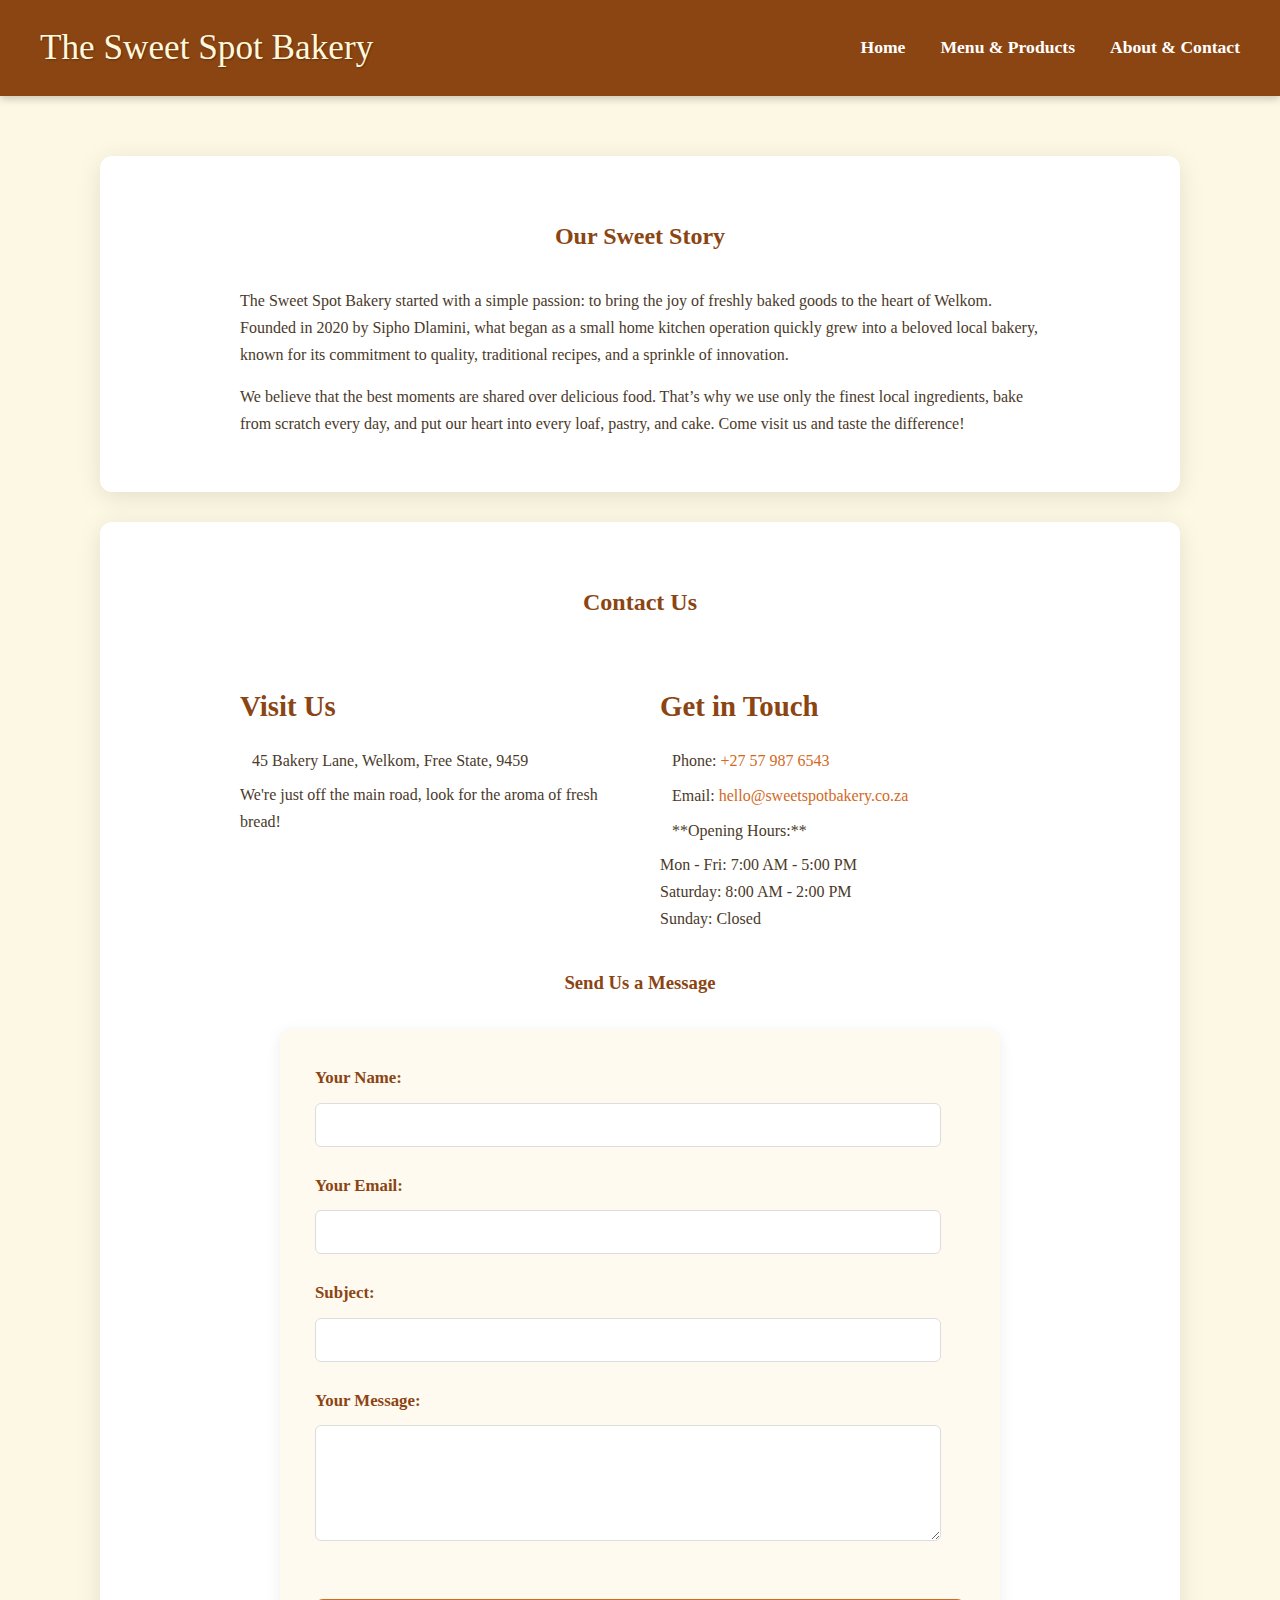
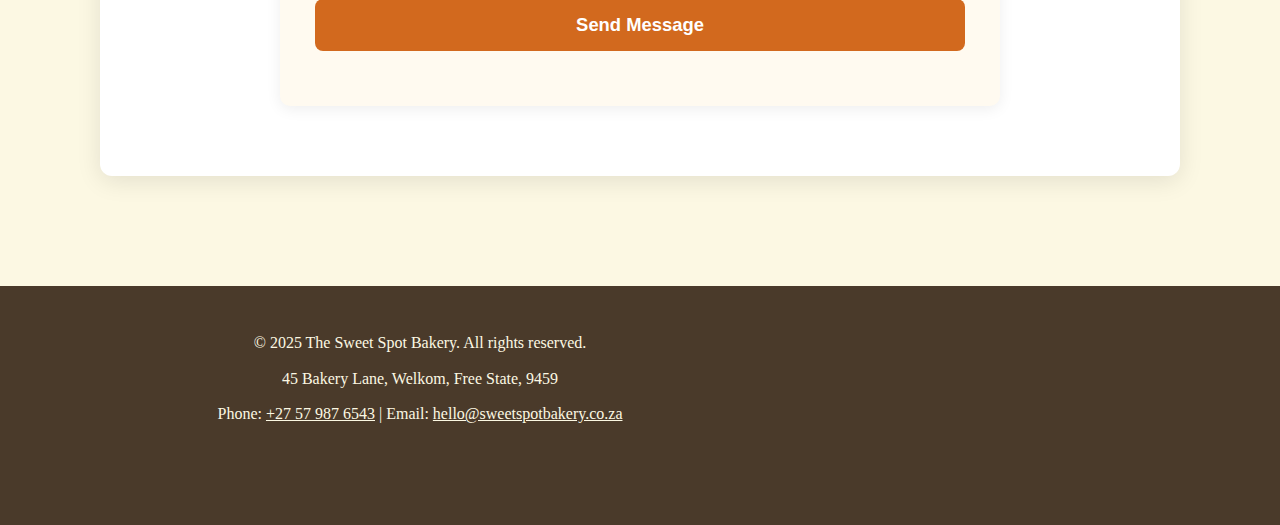
<file: The sweet spot/about.html>
<!DOCTYPE html>
<html lang="en">
<head>
    <meta charset="UTF-8">
    <meta name="viewport" content="width=device-width, initial-scale=1.0">
    <title>About Us & Contact - The Sweet Spot Bakery</title>
    <link rel="stylesheet" href="style.css">
</head>
<body>
    <header>
        <nav>
            <div class="logo">The Sweet Spot Bakery</div>
            <ul>
                <li><a href="index.html">Home</a></li>
                <li><a href="menu.html">Menu & Products</a></li>
                <li><a href="about.html">About & Contact</a></li>
            </ul>
        </nav>
    </header>

    <main>
        <section id="our-story">
            <h2>Our Sweet Story</h2>
            <p>The Sweet Spot Bakery started with a simple passion: to bring the joy of freshly baked goods to the heart of Welkom. Founded in 2020 by Sipho Dlamini, what began as a small home kitchen operation quickly grew into a beloved local bakery, known for its commitment to quality, traditional recipes, and a sprinkle of innovation.</p>
            <p>We believe that the best moments are shared over delicious food. That’s why we use only the finest local ingredients, bake from scratch every day, and put our heart into every loaf, pastry, and cake. Come visit us and taste the difference!</p>
        </section>

        <section id="contact-details">
            <h2>Contact Us</h2>
            <div class="contact-info-grid">
                <div>
                    <h3>Visit Us</h3>
                    <p><i class="fas fa-map-marker-alt"></i> 45 Bakery Lane, Welkom, Free State, 9459</p>
                    <p>We're just off the main road, look for the aroma of fresh bread!</p>
                     </div>
                <div>
                    <h3>Get in Touch</h3>
                    <p><i class="fas fa-phone"></i> Phone: <a href="tel:+27579876543">+27 57 987 6543</a></p>
                    <p><i class="fas fa-envelope"></i> Email: <a href="mailto:hello@sweetspotbakery.co.za">hello@sweetspotbakery.co.za</a></p>
                    <p><i class="fas fa-clock"></i> **Opening Hours:**</p>
                    <ul>
                        <li>Mon - Fri: 7:00 AM - 5:00 PM</li>
                        <li>Saturday: 8:00 AM - 2:00 PM</li>
                        <li>Sunday: Closed</li>
                    </ul>
                </div>
            </div>

            <h3>Send Us a Message</h3>
            <form id="contact-form">
                <label for="name">Your Name:</label>
                <input type="text" id="name" name="name" required>

                <label for="email">Your Email:</label>
                <input type="email" id="email" name="email" required>

                <label for="subject">Subject:</label>
                <input type="text" id="subject" name="subject">

                <label for="message">Your Message:</label>
                <textarea id="message" name="message" rows="6" required></textarea>

                <button type="submit" class="button">Send Message</button>
                <p id="form-status"></p>
            </form>
        </section>
    </main>

    <footer>
        <p>&copy; 2025 The Sweet Spot Bakery. All rights reserved.</p>
        <p>45 Bakery Lane, Welkom, Free State, 9459</p>
        <p>Phone: <a href="tel:+27579876543">+27 57 987 6543</a> | Email: <a href="mailto:hello@sweetspotbakery.co.za">hello@sweetspotbakery.co.za</a></p>
        <div class="social-icons">
            <a href="https://facebook.com/yoursweetspotbakery" target="_blank"><i class="fab fa-facebook-f"></i></a>
            <a href="https://instagram.com/yoursweetspotbakery" target="_blank"><i class="fab fa-instagram"></i></a>
        </div>
    </footer>

    <script src="contact.js"></script>
</body>
</html>
</file>
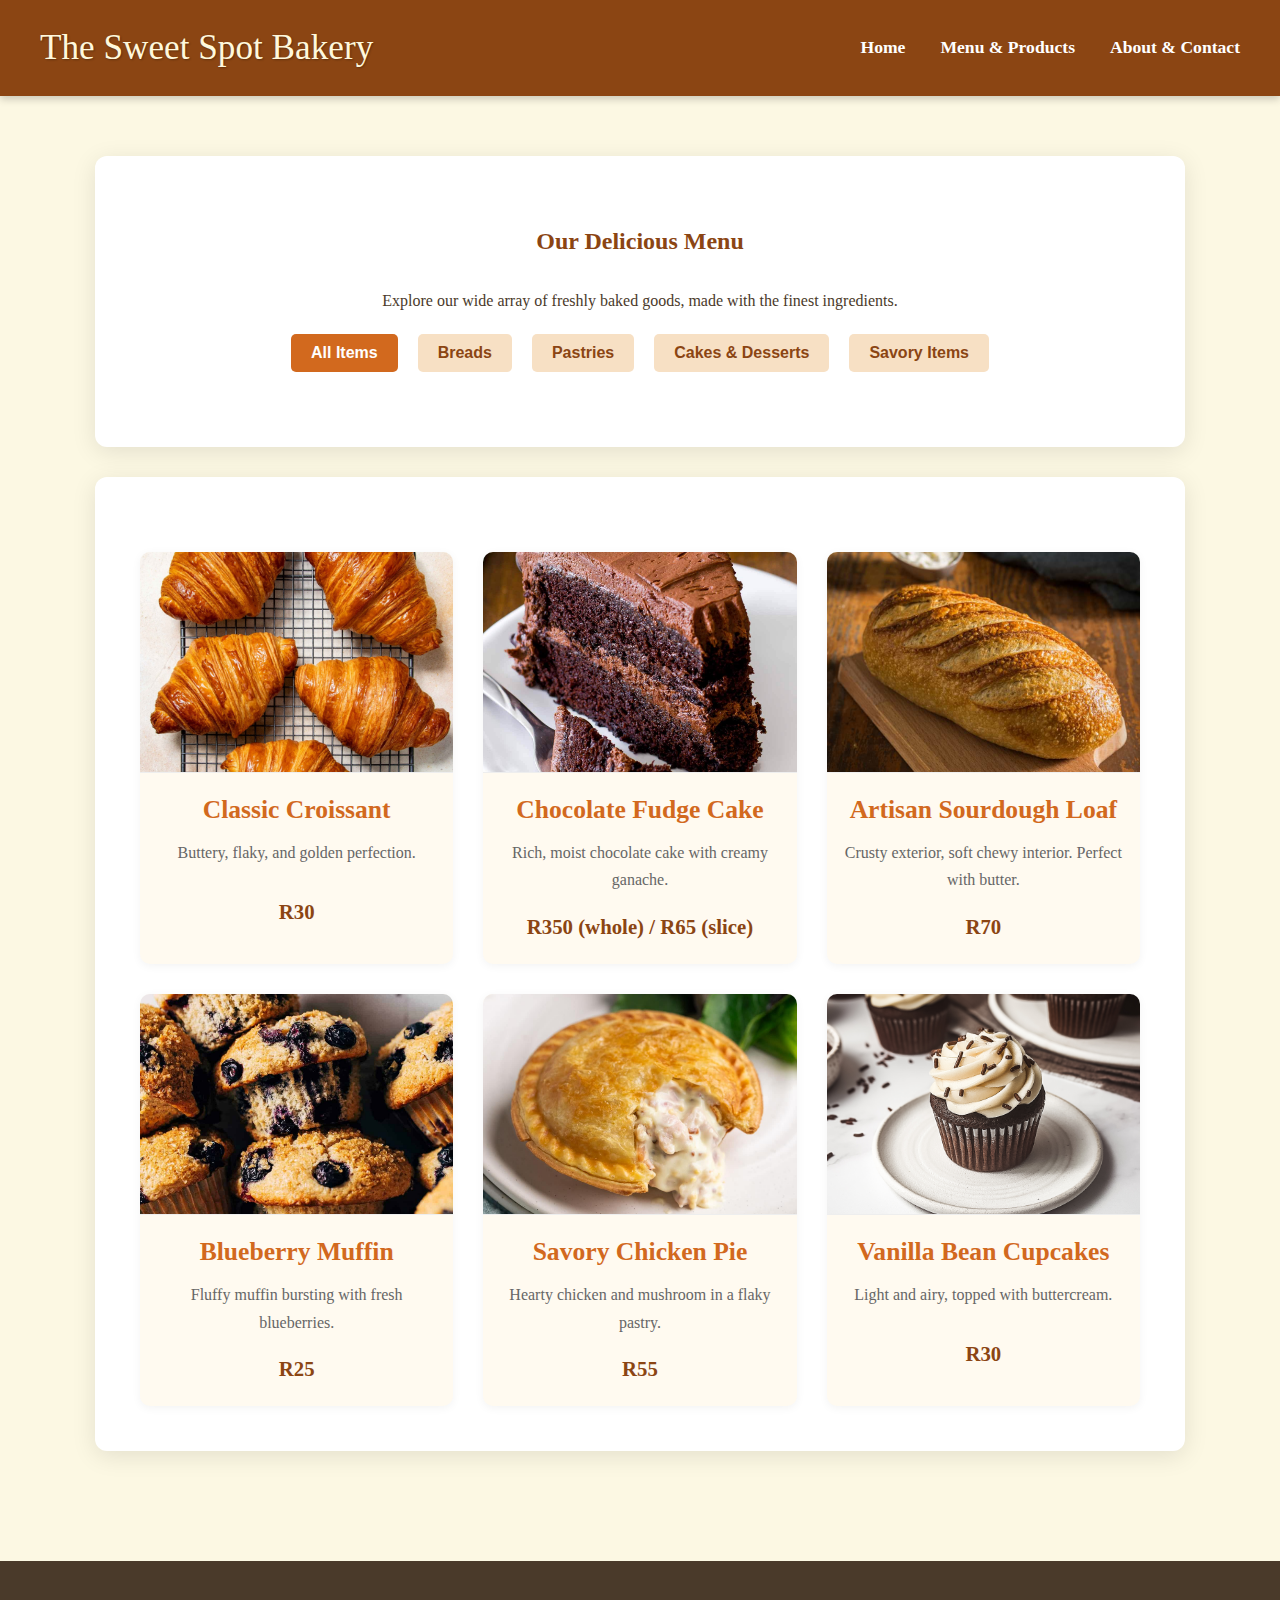
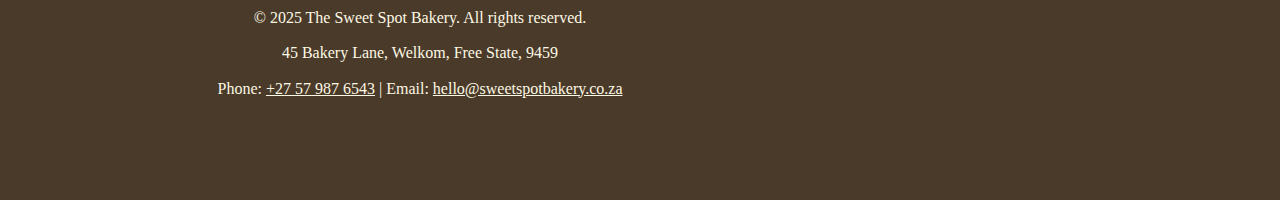
<file: The sweet spot/menu.html>
<!DOCTYPE html>
<html lang="en">
<head>
    <meta charset="UTF-8">
    <meta name="viewport" content="width=device-width, initial-scale=1.0">
    <title>Our Menu - The Sweet Spot Bakery</title>
    <link rel="stylesheet" href="style.css">
</head>
<body>
    <header>
        <nav>
            <div class="logo">The Sweet Spot Bakery</div>
            <ul>
                <li><a href="index.html">Home</a></li>
                <li><a href="menu.html">Menu & Products</a></li>
                <li><a href="about.html">About & Contact</a></li>
            </ul>
        </nav>
    </header>

    <main>
        <section id="menu-header">
            <h2>Our Delicious Menu</h2>
            <p>Explore our wide array of freshly baked goods, made with the finest ingredients.</p>
            <div class="menu-categories">
                <button class="category-button active" data-category="all">All Items</button>
                <button class="category-button" data-category="breads">Breads</button>
                <button class="category-button" data-category="pastries">Pastries</button>
                <button class="category-button" data-category="cakes">Cakes & Desserts</button>
                <button class="category-button" data-category="savory">Savory Items</button>
            </div>
        </section>

        <section id="menu-items">
            <div class="menu-grid">
                <div class="menu-card" data-category="pastries">
                    <img src="images/croissants_recept-scaled.jpg" alt="Croissant">
                    <h3>Classic Croissant</h3>
                    <p class="description">Buttery, flaky, and golden perfection.</p>
                    <span class="price">R30</span>
                </div>
                <div class="menu-card" data-category="cakes">
                    <img src="images/triple-chocolate-cake-4.jpg" alt="Chocolate Cake">
                    <h3>Chocolate Fudge Cake</h3>
                    <p class="description">Rich, moist chocolate cake with creamy ganache.</p>
                    <span class="price">R350 (whole) / R65 (slice)</span>
                </div>
                <div class="menu-card" data-category="breads">
                    <img src="images/588f2b19-6a23-4643-a59e-8335def06f79.jpg" alt="Sourdough Bread">
                    <h3>Artisan Sourdough Loaf</h3>
                    <p class="description">Crusty exterior, soft chewy interior. Perfect with butter.</p>
                    <span class="price">R70</span>
                </div>
                 <div class="menu-card" data-category="pastries">
                    <img src="images/blueberry-muffins.jpg" alt="Blueberry Muffin">
                    <h3>Blueberry Muffin</h3>
                    <p class="description">Fluffy muffin bursting with fresh blueberries.</p>
                    <span class="price">R25</span>
                </div>
                <div class="menu-card" data-category="savory">
                    <img src="images/chicken-pie-recipe.jpg" alt="Chicken Pie">
                    <h3>Savory Chicken Pie</h3>
                    <p class="description">Hearty chicken and mushroom in a flaky pastry.</p>
                    <span class="price">R55</span>
                </div>
                 <div class="menu-card" data-category="cakes">
                    <img src="images/IMG_4100-2-1.jpg" alt="Chocolate Cupcakes">
                    <h3>Vanilla Bean Cupcakes</h3>
                    <p class="description">Light and airy, topped with  buttercream.</p>
                    <span class="price">R30</span>
                </div>
            </div>
        </section>
    </main>

    <footer>
        <p>&copy; 2025 The Sweet Spot Bakery. All rights reserved.</p>
        <p>45 Bakery Lane, Welkom, Free State, 9459</p>
        <p>Phone: <a href="tel:+27579876543">+27 57 987 6543</a> | Email: <a href="mailto:hello@sweetspotbakery.co.za">hello@sweetspotbakery.co.za</a></p>
        <div class="social-icons">
            <a href="https://facebook.com/yoursweetspotbakery" target="_blank"><i class="fab fa-facebook-f"></i></a>
            <a href="https://instagram.com/yoursweetspotbakery" target="_blank"><i class="fab fa-instagram"></i></a>
        </div>
    </footer>

    <script src="menu.js"></script>
</body>
</html>
</file>
<file: The sweet spot/style.css>
/* General Body & Typography */
body {
    font-family: 'Georgia', serif; /* A classic, warm font */
    margin: 0;
    padding: 0;
    background-color: #fcf8e3; /* Light cream background */
    color: #4a3a2a; /* Dark brown text */
    line-height: 1.7;
}

h1, h2, h3 {
    font-family: 'Playfair Display', serif; /* Elegant heading font */
    color: #8b4513; /* Saddle brown for headings */
    text-align: center;
    margin-bottom: 25px;
}

p {
    text-align: center;
    max-width: 800px;
    margin: 0 auto 20px auto;
}

a {
    color: #d2691e; /* Chocolate orange for links */
    text-decoration: none;
    transition: color 0.3s ease;
}

a:hover {
    color: #ff8c00; /* Dark Orange on hover */
}

/* Header & Navigation */
header {
    background-color: #8b4513; /* Saddle brown header */
    color: white;
    padding: 18px 0;
    box-shadow: 0 3px 8px rgba(0, 0, 0, 0.2);
}

nav {
    display: flex;
    justify-content: space-between;
    align-items: center;
    max-width: 1200px;
    margin: 0 auto;
    padding: 0 25px;
}

.logo {
    font-family: 'Pacifico', cursive; /* A script font for the logo */
    font-size: 2.2em;
    font-weight: normal;
    color: #fff8dc; /* Cornsilk for logo */
    text-shadow: 1px 1px 2px rgba(0,0,0,0.3);
}

nav ul {
    list-style: none;
    margin: 0;
    padding: 0;
    display: flex;
}

nav ul li {
    margin-left: 35px;
}

nav ul li a {
    color: white;
    font-weight: bold;
    font-size: 1.1em;
    padding: 5px 0;
    position: relative;
}

nav ul li a::after {
    content: '';
    position: absolute;
    width: 0;
    height: 2px;
    display: block;
    margin-top: 5px;
    right: 0;
    background: #fff8dc;
    transition: width 0.3s ease;
}

nav ul li a:hover::after {
    width: 100%;
    left: 0;
    background: #fff8dc;
}

/* Main Content Sections */
main {
    padding: 30px 0;
}

section {
    background-color: #ffffff;
    margin: 30px auto;
    padding: 45px;
    border-radius: 12px;
    box-shadow: 0 5px 25px rgba(0, 0, 0, 0.1);
    max-width: 1000px;
}

/* Buttons */
.button {
    display: inline-block;
    background-color: #d2691e; /* Chocolate orange */
    color: white;
    padding: 15px 35px;
    text-decoration: none;
    border-radius: 8px;
    transition: background-color 0.3s ease, transform 0.2s ease;
    margin-top: 25px;
    border: none;
    cursor: pointer;
    font-size: 1.15em;
    font-weight: bold;
}

.button:hover {
    background-color: #ff8c00; /* Dark Orange */
    transform: translateY(-3px);
}

.text-center {
    text-align: center;
}

/* Hero Section */
#hero {
    background: url('../images/bakery_hero.jpg') no-repeat center center/cover;
    color: white;
    text-align: center;
    padding: 120px 20px;
    height: 500px;
    display: flex;
    align-items: center;
    justify-content: center;
    position: relative;
    z-index: 1;
}

#hero::before {
    content: '';
    position: absolute;
    top: 0;
    left: 0;
    right: 0;
    bottom: 0;
    background: rgba(0, 0, 0, 0.45); /* Darker overlay for readability */
    z-index: -1;
}

.hero-content h1 {
    font-size: 4em;
    margin-bottom: 20px;
    color: white;
    text-shadow: 3px 3px 5px rgba(0,0,0,0.8);
}

.hero-content p {
    font-size: 1.5em;
    margin-bottom: 40px;
    color: #fff8dc;
    text-shadow: 1px 1px 3px rgba(0,0,0,0.6);
}

/* Product Carousel */
#bestsellers {
    position: relative;
    overflow: hidden;
}

.product-carousel {
    display: flex;
    transition: transform 0.6s ease-in-out;
    width: fit-content; /* Allows all items to be in a row */
}

.carousel-item {
    flex: 0 0 33.33%; /* Show 3 items per slide on larger screens */
    min-width: 300px; /* Minimum width for each item */
    box-sizing: border-box; /* Include padding in width */
    text-align: center;
    padding: 20px;
}

.carousel-item img {
    width: 100%;
    max-width: 280px; /* Constrain image size */
    height: 250px;
    object-fit: cover;
    border-radius: 8px;
    box-shadow: 0 2px 10px rgba(0,0,0,0.1);
    margin-bottom: 15px;
}

.carousel-item h3 {
    font-size: 1.8em;
    color: #d2691e;
    margin-bottom: 10px;
}

.carousel-item p {
    font-size: 1.1em;
    color: #555;
    margin-bottom: 15px;
}

.carousel-prev,
.carousel-next {
    position: absolute;
    top: 50%;
    transform: translateY(-50%);
    background-color: rgba(139, 69, 19, 0.7); /* Saddle brown with transparency */
    color: white;
    border: none;
    padding: 12px 18px;
    cursor: pointer;
    font-size: 1.8em;
    border-radius: 50%; /* Circular buttons */
    transition: background-color 0.3s ease;
    z-index: 10;
}

.carousel-prev:hover,
.carousel-next:hover {
    background-color: #8b4513;
}

.carousel-prev {
    left: 10px;
}

.carousel-next {
    right: 10px;
}

/* Daily Special */
#daily-special {
    background-color: #fffaf0; /* Slightly lighter background */
    text-align: center;
    padding: 50px;
}

.special-card {
    max-width: 600px;
    margin: 0 auto;
    padding: 30px;
    background-color: #ffffff;
    border-radius: 10px;
    box-shadow: 0 3px 15px rgba(0, 0, 0, 0.08);
}

.special-card img {
    width: 100%;
    max-width: 400px;
    height: 280px;
    object-fit: cover;
    border-radius: 8px;
    margin-bottom: 20px;
}

.special-card h3 {
    color: #d2691e;
    font-size: 2.2em;
    margin-bottom: 15px;
}

.special-card p {
    font-size: 1.2em;
    color: #555;
    margin-bottom: 20px;
}

.special-card .price {
    font-size: 1.8em;
    font-weight: bold;
    color: #8b4513;
}


/* Menu & Products Page */
.menu-categories {
    text-align: center;
    margin-bottom: 30px;
}

.category-button {
    background-color: #f7e0c4; /* Light brown button */
    color: #8b4513;
    border: none;
    padding: 10px 20px;
    margin: 0 8px;
    border-radius: 5px;
    cursor: pointer;
    font-size: 1em;
    font-weight: bold;
    transition: background-color 0.3s ease, color 0.3s ease;
}

.category-button:hover,
.category-button.active {
    background-color: #d2691e;
    color: white;
}

.menu-grid {
    display: grid;
    grid-template-columns: repeat(auto-fit, minmax(280px, 1fr));
    gap: 30px;
    margin-top: 30px;
    justify-content: center;
}

.menu-card {
    background-color: #fffaf0; /* Slightly off-white for cards */
    border-radius: 10px;
    overflow: hidden;
    text-align: center;
    padding-bottom: 20px;
    box-shadow: 0 2px 10px rgba(0, 0, 0, 0.05);
    transition: transform 0.2s ease-in-out;
}

.menu-card:hover {
    transform: translateY(-5px);
}

.menu-card img {
    width: 100%;
    height: 220px;
    object-fit: cover;
    display: block;
    border-bottom: 1px solid #eee;
}

.menu-card h3 {
    color: #d2691e;
    margin: 15px 0 8px;
    font-size: 1.6em;
}

.menu-card .description {
    font-size: 1em;
    color: #666;
    margin-bottom: 15px;
    padding: 0 15px;
    min-height: 40px; /* Ensure consistent height for description */
}

.menu-card .price {
    font-weight: bold;
    color: #8b4513;
    font-size: 1.3em;
    display: block; /* Make price a block to center it */
    margin-top: 10px;
}


/* About Us & Contact Page */
#our-story, #contact-details {
    padding: 40px;
}

#our-story p {
    text-align: left; /* Adjust text alignment for story paragraphs */
    margin-bottom: 15px;
}

#our-story h2, #contact-details h2 {
    margin-bottom: 30px;
}

.contact-info-grid {
    display: grid;
    grid-template-columns: 1fr 1fr;
    gap: 40px;
    max-width: 800px;
    margin: 30px auto;
    text-align: left;
}

.contact-info-grid div p,
.contact-info-grid div ul {
    text-align: left;
    margin: 5px 0;
    max-width: none;
}

.contact-info-grid div i {
    color: #d2691e;
    margin-right: 12px;
    font-size: 1.1em;
}

.contact-info-grid h3 {
    text-align: left;
    color: #8b4513;
    margin-bottom: 15px;
    font-size: 1.8em;
}

.contact-info-grid ul {
    list-style: none;
    padding-left: 0;
}

.map-container {
    margin-top: 25px;
    border-radius: 10px;
    overflow: hidden;
    box-shadow: 0 2px 10px rgba(0, 0, 0, 0.1);
}

/* Contact Form */
#contact-form {
    max-width: 650px;
    margin: 30px auto;
    background-color: #fffaf0;
    padding: 35px;
    border-radius: 10px;
    box-shadow: 0 3px 15px rgba(0, 0, 0, 0.07);
    text-align: left;
}

#contact-form label {
    display: block;
    margin-bottom: 10px;
    font-weight: bold;
    color: #8b4513;
    font-size: 1.05em;
}

#contact-form input[type="text"],
#contact-form input[type="email"],
#contact-form input[type="subject"],
#contact-form textarea {
    width: calc(100% - 24px); /* Adjust for padding/border */
    padding: 12px;
    margin-bottom: 25px;
    border: 1px solid #ddd;
    border-radius: 6px;
    font-size: 1em;
    background-color: #fff;
    box-sizing: border-box;
}

#contact-form textarea {
    resize: vertical;
}

#contact-form button[type="submit"] {
    width: 100%;
}

#form-status {
    text-align: center;
    margin-top: 20px;
    font-weight: bold;
    font-size: 1.1em;
}

/* Footer */
footer {
    background-color: #4a3a2a; /* Dark brown footer */
    color: white;
    text-align: center;
    padding: 35px 20px;
    margin-top: 50px;
}

footer p {
    margin: 8px 0;
    color: #fcf8e3;
}

footer a {
    color: #fcf8e3;
    text-decoration: underline;
}

.social-icons {
    margin-top: 20px;
}

.social-icons a {
    color: white;
    font-size: 1.6em;
    margin: 0 12px;
    transition: color 0.3s ease;
}

.social-icons a:hover {
    color: #ffcc00; /* Gold on hover */
}


/* Responsive Design */
@media (max-width: 900px) {
    .product-carousel .carousel-item {
        flex: 0 0 50%; /* Show 2 items per slide on medium screens */
    }
}

@media (max-width: 768px) {
    nav {
        flex-direction: column;
    }

    nav ul {
        margin-top: 15px;
        justify-content: center;
    }

    nav ul li {
        margin: 0 15px;
    }

    #hero h1 {
        font-size: 3em;
    }

    #hero p {
        font-size: 1.3em;
    }

    .product-carousel .carousel-item {
        flex: 0 0 100%; /* Show 1 item per slide on small screens */
    }

    .carousel-prev, .carousel-next {
        font-size: 1.5em;
        padding: 10px 14px;
    }

    .menu-grid {
        grid-template-columns: 1fr; /* Stack menu items */
    }

    .contact-info-grid {
        grid-template-columns: 1fr;
    }

    .contact-info-grid div {
        text-align: center;
    }

    .contact-info-grid h3,
    .contact-info-grid div p,
    .contact-info-grid div ul {
        text-align: center;
    }
}

@media (max-width: 480px) {
    .logo {
        font-size: 1.8em;
    }

    nav ul li {
        margin: 0 8px;
        font-size: 0.9em;
    }

    section {
        padding: 30px 15px;
    }

    #hero {
        height: 400px;
        padding: 80px 15px;
    }
    #hero h1 {
        font-size: 2.2em;
    }
    #hero p {
        font-size: 1em;
    }

    .button {
        padding: 12px 25px;
        font-size: 1em;
    }

    .carousel-item h3 {
        font-size: 1.5em;
    }
}
</file>
